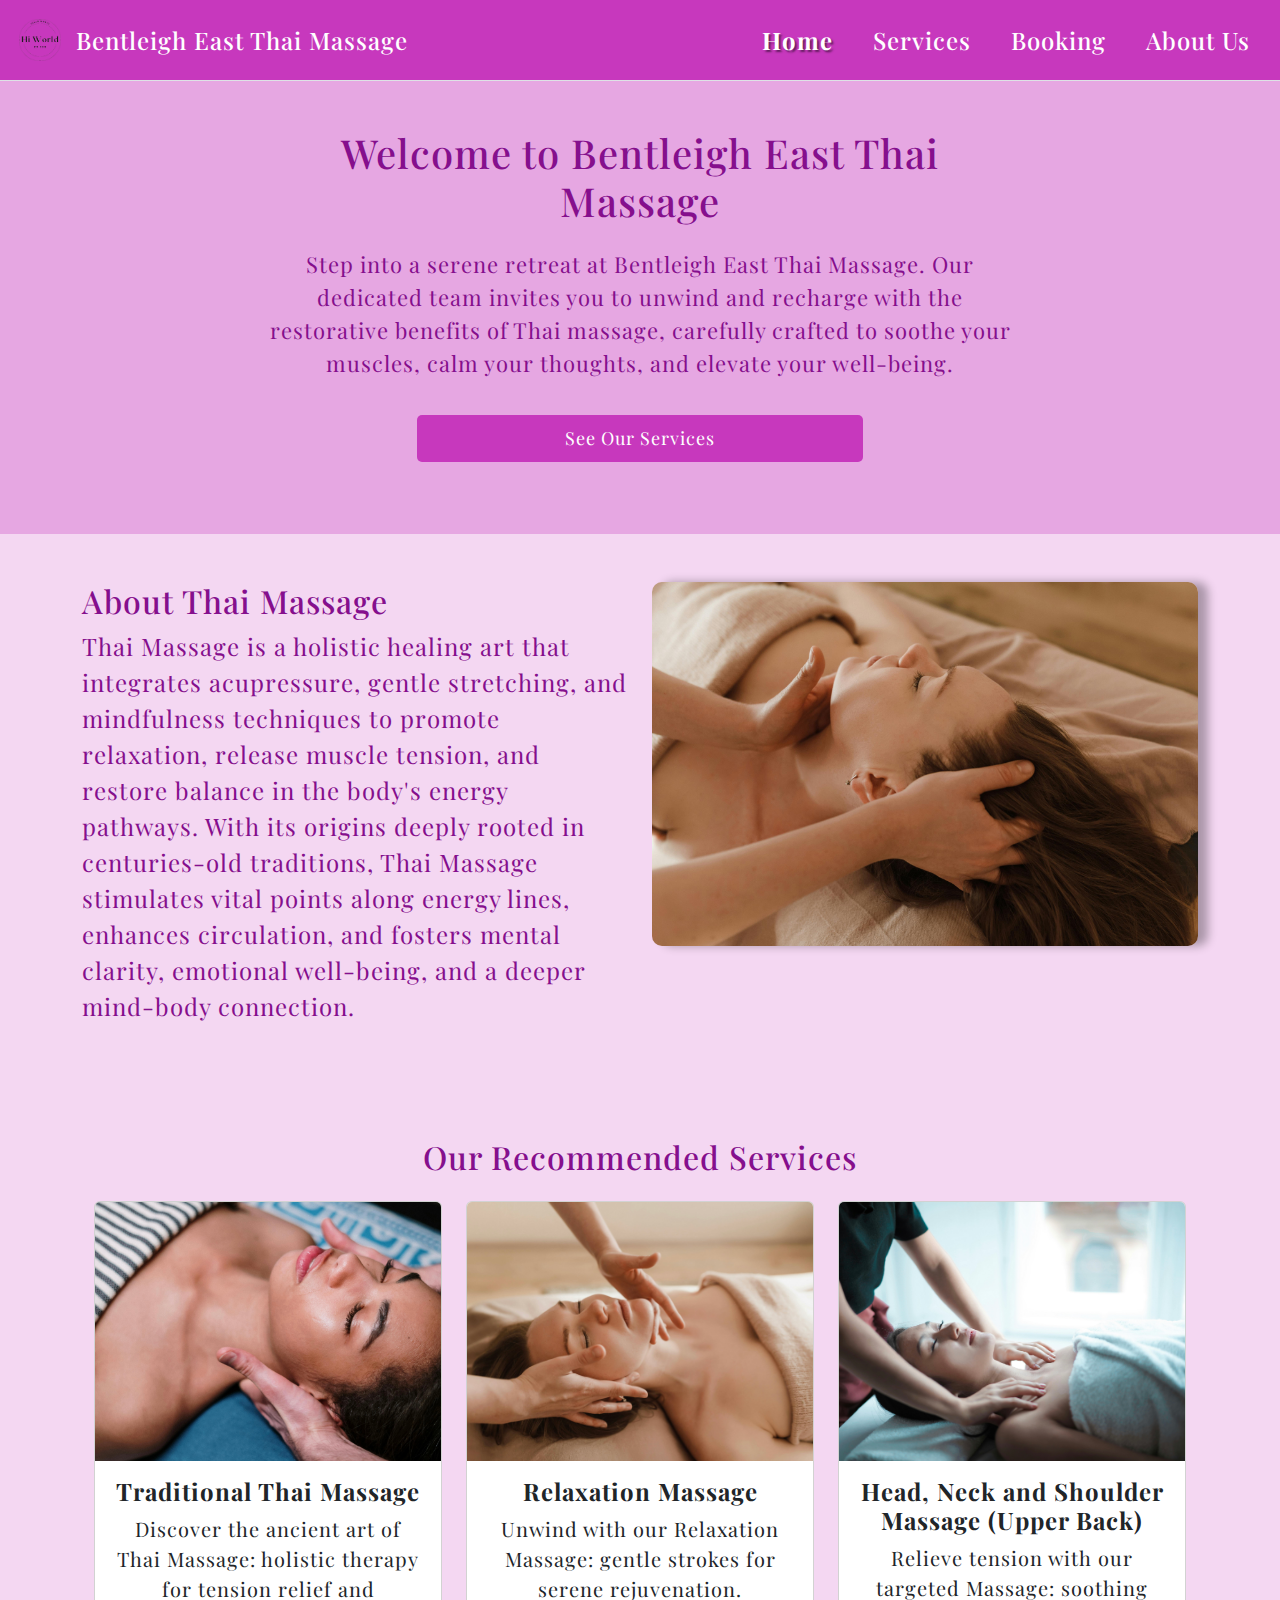
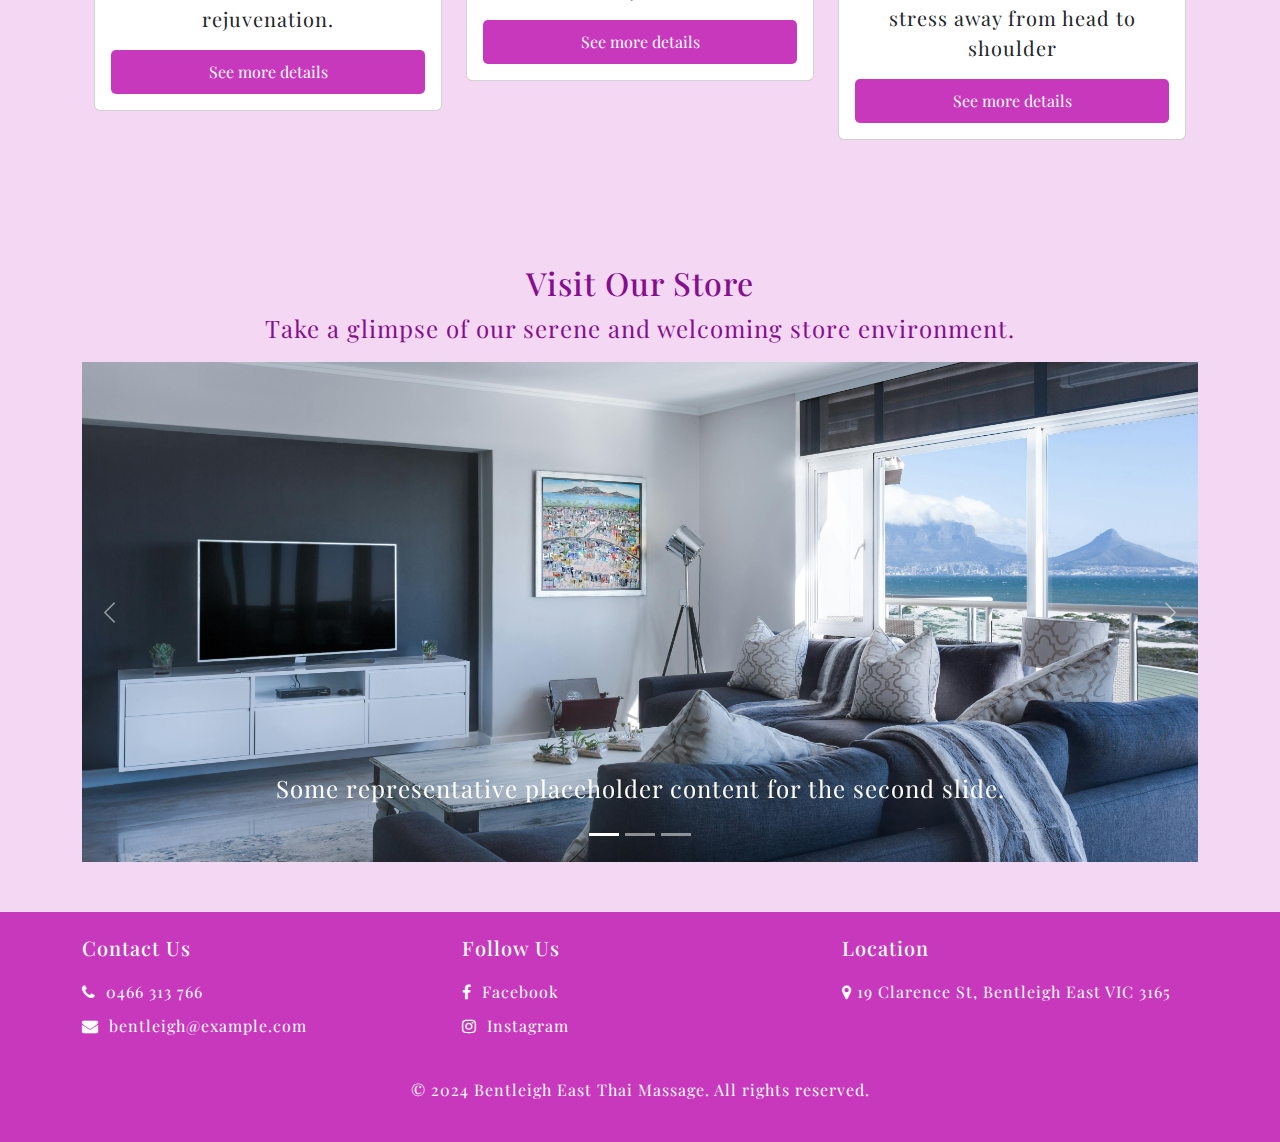
<file: index.html>
<!DOCTYPE html>
<html lang="en">
<head>
    <meta charset="UTF-8">
    <meta name="viewport" content="width=device-width, initial-scale=1.0">
    <title>Benleigh East Thai Massage</title>
    <link rel="icon" type="image/x-icon" href="/images/example-logo-removebg.png">

    <link href="https://cdn.jsdelivr.net/npm/bootstrap@5.3.3/dist/css/bootstrap.min.css" rel="stylesheet" integrity="sha384-QWTKZyjpPEjISv5WaRU9OFeRpok6YctnYmDr5pNlyT2bRjXh0JMhjY6hW+ALEwIH" crossorigin="anonymous">
    <script src="https://cdn.jsdelivr.net/npm/bootstrap@5.3.3/dist/js/bootstrap.bundle.min.js" integrity="sha384-YvpcrYf0tY3lHB60NNkmXc5s9fDVZLESaAA55NDzOxhy9GkcIdslK1eN7N6jIeHz" crossorigin="anonymous"></script>

    <script src="https://code.jquery.com/jquery-3.5.1.slim.min.js"></script>
    <script src="https://stackpath.bootstrapcdn.com/bootstrap/4.5.2/js/bootstrap.min.js"></script>

    <!-- google font -->
    <link rel="preconnect" href="https://fonts.googleapis.com">
    <link rel="preconnect" href="https://fonts.gstatic.com" crossorigin>
    <link href="https://fonts.googleapis.com/css2?family=Playfair+Display:ital,wght@0,400..900;1,400..900&display=swap" rel="stylesheet">

    <link rel="stylesheet" href="styles.css">
    <link rel="stylesheet" href="index.css">
    <!-- icon library -->
    <link rel="stylesheet" href="https://cdnjs.cloudflare.com/ajax/libs/font-awesome/4.7.0/css/font-awesome.min.css">
</head>

<body>

    <!-- Navigation Bar -->
    <nav class="navbar navbar-expand-lg border-bottom">
        <a class="navbar-brand" href="index.html" style="padding: 5px 10px;">
          <img src="images/example-logo-removebg.png" alt="Logo">
          <span id="store-name">Bentleigh East Thai Massage</span>   
        </a>
        <button class="navbar-toggler" type="button" data-toggle="collapse" data-target="#navbarNav" aria-controls="navbarNav" aria-expanded="false" aria-label="Toggle navigation">
          <span class="navbar-toggler-icon"></span>
        </button>
        <div class="collapse navbar-collapse justify-content-end" id="navbarNav">
            <ul class="navbar-nav">
                <li class="nav-item">
                    <a class="nav-link active" href="index.html">Home</a>
                </li>
                <li class="nav-item">
                    <a class="nav-link" href="services.html">Services</a>
                </li>
                <li class="nav-item">
                    <a class="nav-link" href="booking.html">Booking</a>
                </li>
                <li class="nav-item">
                <a class="nav-link" href="about.html">About Us</a>
                </li>
            </ul>
        </div>
    </nav>

    <!-- Welcome Header -->
    <header id="welcome" class="text-center py-5 mb-4">
        <div class="container">
            <h1 class="font-weight-light">Welcome to Bentleigh East Thai Massage</h1>
            <p class="lead">Step into a serene retreat at Bentleigh East Thai Massage. Our dedicated team invites you to unwind and recharge with the restorative benefits of Thai massage, carefully crafted to soothe your muscles, calm your thoughts, and elevate your well-being.</p>
            <a href="services.html" class="btn btn-book-now mb-4">See Our Services</a>
        </div>
    </header>

    <main class="container">
        
        <!-- About Thai Massage Section -->
        <section id="about" class="mt-5">
            <div class="row">
                <div class="col-lg-6">
                    <h2>About Thai Massage</h2>
                    <p>Thai Massage is a holistic healing art that integrates acupressure, gentle stretching, and mindfulness techniques to promote relaxation, release muscle tension, and restore balance in the body's energy pathways. With its origins deeply rooted in centuries-old traditions, Thai Massage stimulates vital points along energy lines, enhances circulation, and fosters mental clarity, emotional well-being, and a deeper mind-body connection.</p>
                </div>
                <div class="col-lg-6">
                    <img src="images/about-thai.jpg" alt="Thai Massage Image" class="img-fluid">
                </div>
            </div>
        </section>

         <!-- Recommended Services Section -->
        <section class="services-section text-center mt-5">
            <div class="container">
                <div class="row">
                    <h2 class="mb-4">Our Recommended Services</h2>

                    <!-- Service 1 -->
                    <div class="col-lg-4 col-md-6 service-card mb-4">
                        <div class="card">
                            <img src="images/thai-massage.jpg" class="card-img-top service-img" alt="Traditional Thai Massage">
                            <div class="card-body">
                                <h4 class="card-title">Traditional Thai Massage</h4>
                                <p class="card-text">Discover the ancient art of Thai Massage: holistic therapy for tension relief and rejuvenation.</p>

                                <!-- Button trigger modal -->
                                <button type="button" class="btn modal-button" data-bs-toggle="modal" data-bs-target="#service1Modal">
                                    See more details
                                </button>

                                <!-- Modal -->
                                <div class="modal fade" id="service1Modal" tabindex="-1" aria-labelledby="service1ModalLabel" aria-hidden="true">
                                    <div class="modal-dialog">
                                    <div class="modal-content">
                                        <div class="modal-header">
                                        <h1 class="modal-title fs-5" id="service1ModalLabel">Traditional Thai Massage</h1>
                                        <button type="button" class="btn-close" data-bs-dismiss="modal" aria-label="Close"></button>
                                        </div>
                                        <div class="modal-body">
                                            <img src="images/thai-massage.jpg" class="card-img service-img mb-4" alt="Traditional Thai Massage">
                                            <p>
                                                Traditional Thai Massage is a holistic healing therapy that combines acupressure, stretching, and yoga-like movements to release tension, improve flexibility, and restore balance to the body's energy pathways. It is performed fully clothed on a mat on the floor, providing a unique and rejuvenating experience.
                                            </p>
                                            <table class="table card-text">
                                                <thead>
                                                    <tr>
                                                        <th>Duration</th>
                                                        <th>Price</th>
                                                    </tr>
                                                </thead>
                                                <tbody>
                                                    <tr>
                                                        <td>30 mins</td>
                                                        <td>$35</td>
                                                    </tr>
                                                    <tr>
                                                        <td>60 mins</td>
                                                        <td>$70</td>
                                                    </tr>
                                                    <tr>
                                                        <td>90 mins</td>
                                                        <td>$105</td>
                                                    </tr>
                                                    <tr>
                                                        <td>120 mins</td>
                                                        <td>$140</td>
                                                    </tr>
                                                </tbody>
                                            </table>
                                        </div>
                                        <div class="modal-footer">
                                            <a href="booking.html" type="button" class="btn">Book now</a>
                                        </div>
                                    </div>
                                    </div>
                                </div>


                            </div>
                        </div>
                    </div>

                    <!-- Service 2 -->
                    <div class="col-lg-4 col-md-6 service-card mb-4">
                        <div class="card">
                            <img src="images/relaxation-massage.jpg" class="card-img-top service-img" alt="Relaxation Massage">
                            <div class="card-body">
                                <h4 class="card-title">Relaxation Massage</h4>
                                <p class="card-text">Unwind with our Relaxation Massage: gentle strokes for serene rejuvenation.</p>

                                <!-- Button trigger modal -->
                                <button type="button" class="btn modal-button" data-bs-toggle="modal" data-bs-target="#service2Modal">
                                    See more details
                                </button>

                                <!-- Modal -->
                                <div class="modal fade" id="service2Modal" tabindex="-1" aria-labelledby="service2ModalLabel" aria-hidden="true">
                                    <div class="modal-dialog">
                                    <div class="modal-content">
                                        <div class="modal-header">
                                        <h1 class="modal-title fs-5" id="service2ModalLabel">A Relaxation Massage</h1>
                                        <button type="button" class="btn-close" data-bs-dismiss="modal" aria-label="Close"></button>
                                        </div>
                                        <div class="modal-body">
                                            <img src="images/relaxation-massage.jpg" class="card-img service-img mb-4" alt="Traditional Thai Massage">
                                            <p>
                                                A Relaxation Massage is designed to promote deep relaxation and alleviate stress. Using gentle, flowing strokes and kneading techniques, this massage soothes the body and calms the mind, leaving you feeling refreshed and rejuvenated.
                                            </p>
                                            <table class="table card-text">
                                                <thead>
                                                    <tr>
                                                        <th>Duration</th>
                                                        <th>Price</th>
                                                    </tr>
                                                </thead>
                                                <tbody>
                                                    <tr>
                                                        <td>30 mins</td>
                                                        <td>$35</td>
                                                    </tr>
                                                    <tr>
                                                        <td>60 mins</td>
                                                        <td>$70</td>
                                                    </tr>
                                                    <tr>
                                                        <td>90 mins</td>
                                                        <td>$105</td>
                                                    </tr>
                                                    <tr>
                                                        <td>120 mins</td>
                                                        <td>$140</td>
                                                    </tr>
                                                </tbody>
                                            </table>
                                        </div>
                                        <div class="modal-footer">
                                            <a href="booking.html" type="button" class="btn">Book now</a>
                                        </div>
                                    </div>
                                    </div>
                                </div>
                            </div>
                        </div>
                    </div>

                    <!-- Service 3 -->
                    <div class="col-lg-4 col-md-6 service-card mb-4">
                        <div class="card">
                            <img src="images/back-massage.jpg" class="card-img-top service-img" alt="Foot Massage">
                            <div class="card-body">
                                <h4 class="card-title">Head, Neck and Shoulder Massage (Upper Back)</h4>
                                <p class="card-text">Relieve tension with our targeted Massage: soothing stress away from head to shoulder</p>

                                <!-- Button trigger modal -->
                                <button type="button" class="btn modal-button" data-bs-toggle="modal" data-bs-target="#service3Modal">
                                    See more details
                                </button>

                                <!-- Modal -->
                                <div class="modal fade" id="service3Modal" tabindex="-1" aria-labelledby="service3ModalLabel" aria-hidden="true">
                                    <div class="modal-dialog">
                                        <div class="modal-content">
                                            <div class="modal-header">
                                            <h1 class="modal-title fs-5" id="service3ModalLabel">Head, Neck and Shoulder Massage</h1>
                                            <button type="button" class="btn-close" data-bs-dismiss="modal" aria-label="Close"></button>
                                            </div>
                                            <div class="modal-body">
                                                <img src="images/back-massage.jpg" class="card-img service-img mb-4" alt="Traditional Thai Massage">
                                                <p>
                                                    This massage targets areas prone to tension and stress, such as the head, neck, shoulders, and upper back. By using specialized techniques, including kneading and pressure point manipulation, it alleviates headaches, neck stiffness, and shoulder tension, promoting relaxation and restoring comfort.
                                                </p>
                                                <table class="table card-text">
                                                    <thead>
                                                        <tr>
                                                            <th>Duration</th>
                                                            <th>Price</th>
                                                        </tr>
                                                    </thead>
                                                    <tbody>
                                                        <tr>
                                                            <td>30 mins</td>
                                                            <td>$35</td>
                                                        </tr>
                                                        <tr>
                                                            <td>60 mins</td>
                                                            <td>$70</td>
                                                        </tr>
                                                        <tr>
                                                            <td>90 mins</td>
                                                            <td>$105</td>
                                                        </tr>
                                                        <tr>
                                                            <td>120 mins</td>
                                                            <td>$140</td>
                                                        </tr>
                                                    </tbody>
                                                </table>
                                            </div>
                                            <div class="modal-footer">
                                                <a href="booking.html" type="button" class="btn">Book now</a>
                                            </div>
                                        </div>
                                    </div>
                                </div>
                            </div>
                        </div>
                    </div>

                </div>
            </div>
        </section>

        <!-- Picture of the Store Section -->
        <section id="store-carousel" class="store-section">
            <div class="row">
                <div class="col-lg-12">
                    <h2>Visit Our Store</h2>
                    <p>Take a glimpse of our serene and welcoming store environment.</p>
                    <div id="storeCarousel" class="carousel slide carousel-fade" data-ride="carousel">

                        <div class="carousel-indicators">
                            <button type="button" data-bs-target="#carouselExampleIndicators" data-bs-slide-to="0" class="active" aria-current="true" aria-label="Slide 1"></button>
                            <button type="button" data-bs-target="#carouselExampleIndicators" data-bs-slide-to="1" aria-label="Slide 2"></button>
                            <button type="button" data-bs-target="#carouselExampleIndicators" data-bs-slide-to="2" aria-label="Slide 3"></button>
                          </div>

                        <div class="carousel-inner">

                            <div class="carousel-item active">
                                <img src="images/example-shop.jpg" class="d-block w-100" alt="Store Picture 1">
                                <div class="carousel-caption d-none d-md-block">
                                    <p>Some representative placeholder content for the second slide.</p>
                                </div>
                            </div>

                            <div class="carousel-item">
                                <img src="images/example-shop-2.jpg" class="d-block w-100" alt="Store Picture 2">
                                <div class="carousel-caption d-none d-md-block">
                                    <p>Some representative placeholder content for the second slide.</p>
                                </div>
                            </div>

                            <div class="carousel-item">
                                <img src="images/example-shop-3.jpg" class="d-block w-100" alt="Store Picture 3">
                                <div class="carousel-caption d-none d-md-block">
                                    <p>Some representative placeholder content for the second slide.</p>
                                </div>
                            </div>
                        </div>
                        <a class="carousel-control-prev" href="#storeCarousel" role="button" data-slide="prev">
                            <span class="carousel-control-prev-icon" aria-hidden="true"></span>
                            <span class="sr-only">Previous</span>
                        </a>
                        <a class="carousel-control-next" href="#storeCarousel" role="button" data-slide="next">
                            <span class="carousel-control-next-icon" aria-hidden="true"></span>
                            <span class="sr-only">Next</span>
                        </a>
                    </div>
                </div>
            </div>
        </section>

    </main>


    <!-- Footer -->
    <footer class="pt-4 pb-4 footer-section">
        <div class="container">
            <div class="row">
                <!-- Contact Info -->
                <div class="col-md-4 mb-4">
                    <h4>Contact Us</h4>
                    <ul class="list-unstyled">
                        <li><i class="fa fa-phone"></i>0466 313 766</li>
                        <li><i class="fa fa-envelope"></i>bentleigh@example.com</li>
                    </ul>
                </div>   

                <!-- Social Media Links -->
                <div class="col-md-4 mb-4">
                    <h4>Follow Us</h4>
                    <ul class="list-unstyled">
                        <li><a href="https://www.facebook.com/" class="text-white"><i class="fa fa-facebook"></i>Facebook</a></li>
                        <li><a href="https://www.instagram.com/" class="text-white"><i class="fa fa-instagram"></i>Instagram</a></li>
                    </ul>
                </div>

                <!-- Location -->
                <div class="col-md-4 mb-4">
                    <h4>Location</h4>
                    <p><i class="fa fa-map-marker"></i> 19 Clarence St, Bentleigh East VIC 3165</p>  
                </div>

               
            </div>
            <div class="row">
                <div class="col-12 text-center">
                    <p>&copy; 2024 Bentleigh East Thai Massage. All rights reserved.</p>
                </div>
            </div>
        </div>
    </footer>
</body>
</html>
</file>
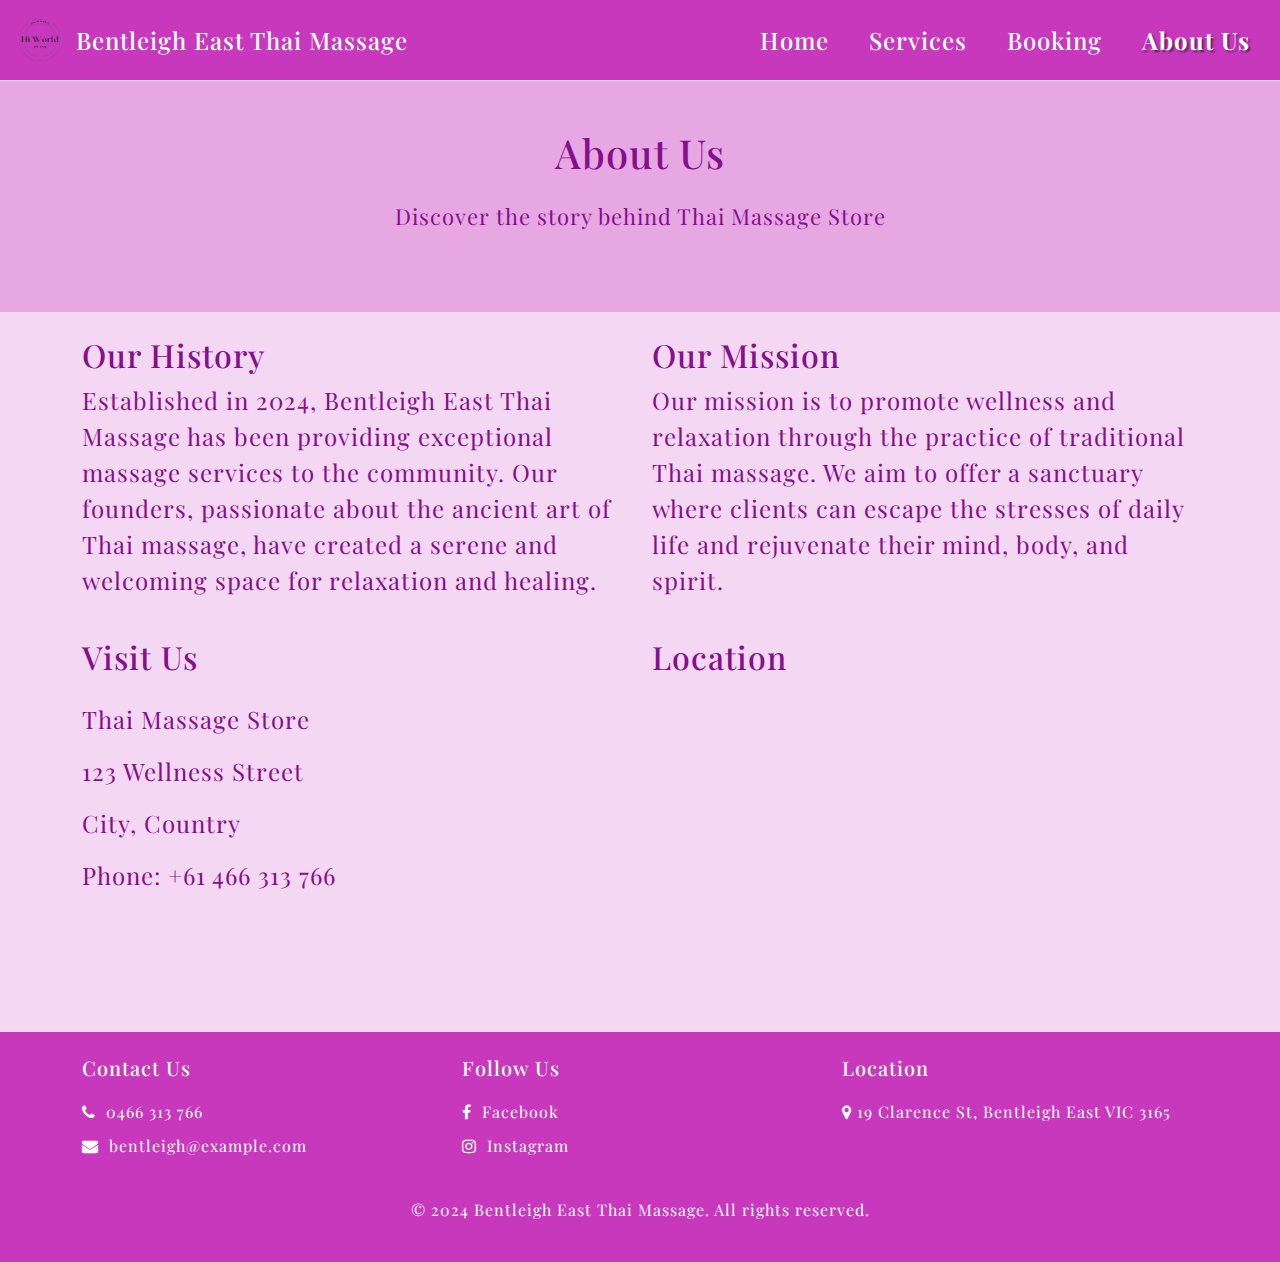
<file: about.html>
<!DOCTYPE html>
<html lang="en">
<head>
    <meta charset="UTF-8">
    <meta name="viewport" content="width=device-width, initial-scale=1.0">
    <title>About Us</title>
    <link rel="icon" type="image/x-icon" href="/images/example-logo-removebg.png">

    <link href="https://cdn.jsdelivr.net/npm/bootstrap@5.3.3/dist/css/bootstrap.min.css" rel="stylesheet" integrity="sha384-QWTKZyjpPEjISv5WaRU9OFeRpok6YctnYmDr5pNlyT2bRjXh0JMhjY6hW+ALEwIH" crossorigin="anonymous">
    <script src="https://cdn.jsdelivr.net/npm/bootstrap@5.3.3/dist/js/bootstrap.bundle.min.js" integrity="sha384-YvpcrYf0tY3lHB60NNkmXc5s9fDVZLESaAA55NDzOxhy9GkcIdslK1eN7N6jIeHz" crossorigin="anonymous"></script>

    <script src="https://code.jquery.com/jquery-3.5.1.slim.min.js"></script>
    <script src="https://stackpath.bootstrapcdn.com/bootstrap/4.5.2/js/bootstrap.min.js"></script>

    <!-- google font -->
    <link rel="preconnect" href="https://fonts.googleapis.com">
    <link rel="preconnect" href="https://fonts.gstatic.com" crossorigin>
    <link href="https://fonts.googleapis.com/css2?family=Playfair+Display:ital,wght@0,400..900;1,400..900&display=swap" rel="stylesheet">

    <link rel="stylesheet" href="styles.css">
    <link rel="stylesheet" href="about.css">
    <!-- icon library -->
    <link rel="stylesheet" href="https://cdnjs.cloudflare.com/ajax/libs/font-awesome/4.7.0/css/font-awesome.min.css">
</head>

<body>

    <!-- Navigation Bar -->
    <nav class="navbar navbar-expand-lg border-bottom">
        <a class="navbar-brand" href="index.html" style="padding: 5px 10px;">
          <img src="images/example-logo-removebg.png" alt="Logo">
          <span id="store-name">Bentleigh East Thai Massage</span>   
        </a>
        <button class="navbar-toggler" type="button" data-toggle="collapse" data-target="#navbarNav" aria-controls="navbarNav" aria-expanded="false" aria-label="Toggle navigation">
          <span class="navbar-toggler-icon"></span>
        </button>
        <div class="collapse navbar-collapse justify-content-end" id="navbarNav">
            <ul class="navbar-nav">
                <li class="nav-item">
                    <a class="nav-link" href="index.html">Home</a>
                </li>
                <li class="nav-item">
                    <a class="nav-link" href="services.html">Services</a>
                </li>
                <li class="nav-item">
                    <a class="nav-link" href="booking.html">Booking</a>
                </li>
                <li class="nav-item">
                <a class="nav-link active" href="about.html">About Us</a>
                </li>
            </ul>
        </div>
    </nav>

    <!-- Header -->
    <header class="header-section text-center py-5 mb-4">
        <div class="container">
            <h1 class="font-weight-light">About Us</h1>
            <p class="lead">Discover the story behind Thai Massage Store</p>
        </div>
    </header>
    
    <!-- About Us Section -->
    <div class="container about-section">
        <div class="row">
        <div class="col-lg-6 mb-4">
            <h2>Our History</h2>
            <p>Established in 2024, Bentleigh East Thai Massage has been providing exceptional massage services to the community. Our founders, passionate about the ancient art of Thai massage, have created a serene and welcoming space for relaxation and healing.</p>
        </div>
        <div class="col-lg-6 mb-4">
            <h2>Our Mission</h2>
            <p>Our mission is to promote wellness and relaxation through the practice of traditional Thai massage. We aim to offer a sanctuary where clients can escape the stresses of daily life and rejuvenate their mind, body, and spirit.</p>
        </div>
        </div>
    </div>

    <!-- Location Section -->
    <div class="container location-section mb-4">
        <div class="row">
            <div class="col-lg-6 mb-4">
                <h2 class="mb-4">Visit Us</h2>
                <p>Thai Massage Store</p>
                <p>123 Wellness Street</p>
                <p>City, Country</p>
                <p>Phone: +61 466 313 766</p>
            </div>
            <div class="col-lg-6">
                <h2 class="mb-4">Location</h2>
                <div class="map-container">
                    <iframe src="https://www.google.com/maps/embed?pb=!1m18!1m12!1m3!1d3147.1086227210003!2d145.05649797653854!3d-37.92789277194724!2m3!1f0!2f0!3f0!3m2!1i1024!2i768!4f13.1!3m3!1m2!1s0x6ad66b015e249729%3A0x18f018159acc5a16!2sErawan%20Thai%20Massage!5e0!3m2!1sth!2sau!4v1717551148371!5m2!1sth!2sau" width="600" height="450" style="border:0;" allowfullscreen="" loading="lazy" referrerpolicy="no-referrer-when-downgrade"></iframe>
                </div>
            </div>
        </div>
    </div>



    <!-- Footer -->
    <footer class="pt-4 pb-4 footer-section">
        <div class="container">
            <div class="row">
                <!-- Contact Info -->
                <div class="col-md-4 mb-4">
                    <h4>Contact Us</h4>
                    <ul class="list-unstyled">
                        <li><i class="fa fa-phone"></i>0466 313 766</li>
                        <li><i class="fa fa-envelope"></i>bentleigh@example.com</li>
                    </ul>
                </div>

                <!-- Social Media Links -->
                <div class="col-md-4 mb-4">
                    <h4>Follow Us</h4>
                    <ul class="list-unstyled">
                        <li><a href="https://www.facebook.com/" class="text-white"><i class="fa fa-facebook"></i>Facebook</a></li>
                        <li><a href="https://www.instagram.com/" class="text-white"><i class="fa fa-instagram"></i>Instagram</a></li>
                    </ul>
                </div>

                <!-- Location -->
                <div class="col-md-4 mb-4">
                    <h4>Location</h4>
                    <p><i class="fa fa-map-marker"></i> 19 Clarence St, Bentleigh East VIC 3165</p>  
                </div>

               
            </div>
            <div class="row">
                <div class="col-12 text-center">
                    <p>&copy; 2024 Bentleigh East Thai Massage. All rights reserved.</p>
                </div>
            </div>
        </div>
    </footer>
</body>
</html>
</file>
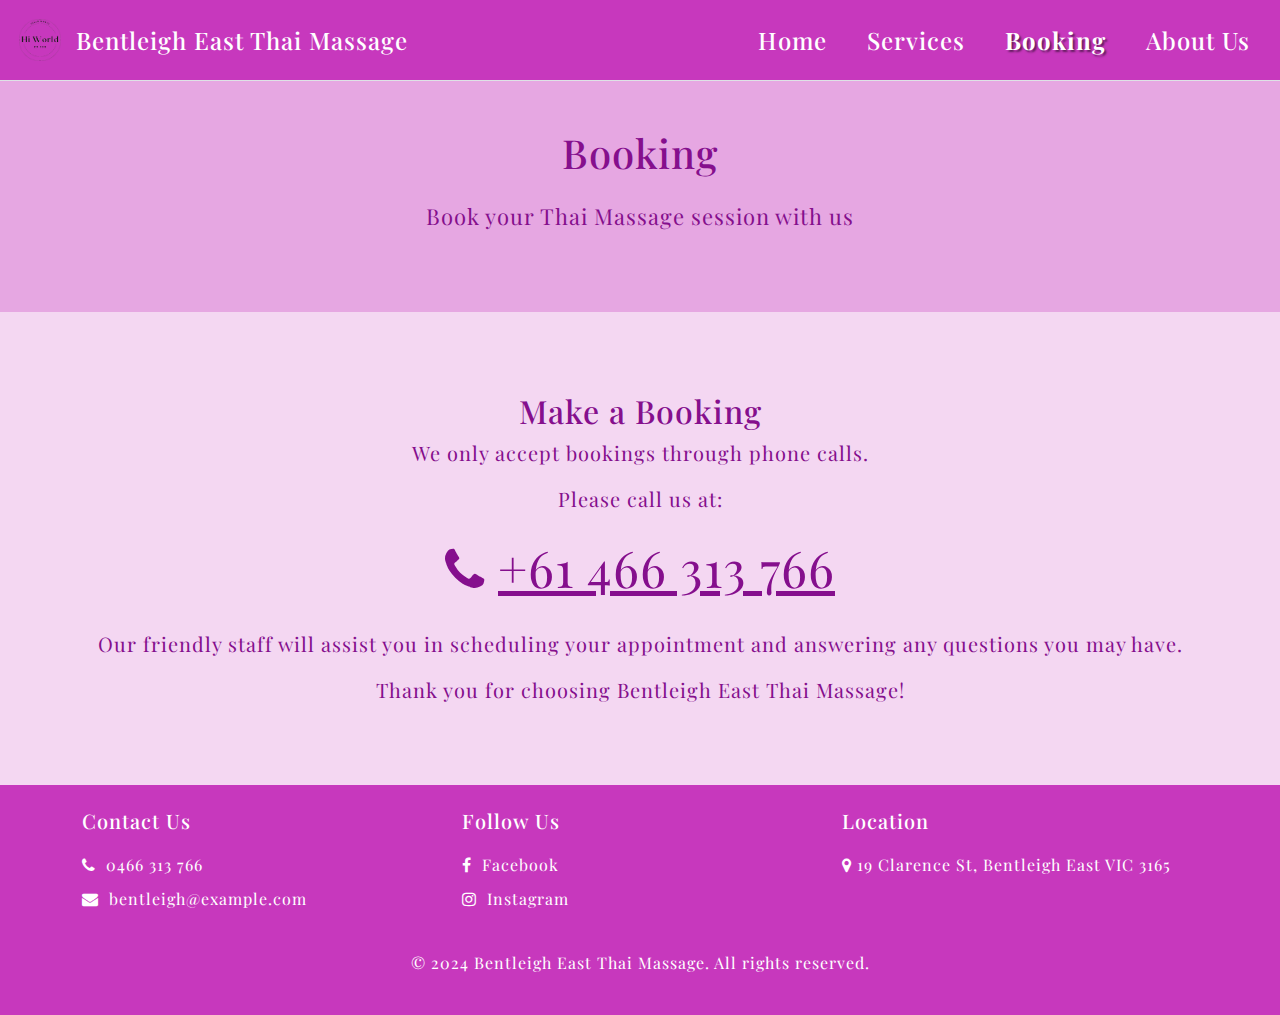
<file: booking.html>
<!DOCTYPE html>
<html lang="en">
<head>
    <meta charset="UTF-8">
    <meta name="viewport" content="width=device-width, initial-scale=1.0">
    <title>Booking</title>
    <link rel="icon" type="image/x-icon" href="/images/example-logo-removebg.png">

    <link href="https://cdn.jsdelivr.net/npm/bootstrap@5.3.3/dist/css/bootstrap.min.css" rel="stylesheet" integrity="sha384-QWTKZyjpPEjISv5WaRU9OFeRpok6YctnYmDr5pNlyT2bRjXh0JMhjY6hW+ALEwIH" crossorigin="anonymous">
    <script src="https://cdn.jsdelivr.net/npm/bootstrap@5.3.3/dist/js/bootstrap.bundle.min.js" integrity="sha384-YvpcrYf0tY3lHB60NNkmXc5s9fDVZLESaAA55NDzOxhy9GkcIdslK1eN7N6jIeHz" crossorigin="anonymous"></script>

    <script src="https://code.jquery.com/jquery-3.5.1.slim.min.js"></script>
    <script src="https://stackpath.bootstrapcdn.com/bootstrap/4.5.2/js/bootstrap.min.js"></script>

    <!-- google font -->
    <link rel="preconnect" href="https://fonts.googleapis.com">
    <link rel="preconnect" href="https://fonts.gstatic.com" crossorigin>
    <link href="https://fonts.googleapis.com/css2?family=Playfair+Display:ital,wght@0,400..900;1,400..900&display=swap" rel="stylesheet">

    <link rel="stylesheet" href="styles.css">
    <link rel="stylesheet" href="booking.css">
    <!-- icon library -->
    <link rel="stylesheet" href="https://cdnjs.cloudflare.com/ajax/libs/font-awesome/4.7.0/css/font-awesome.min.css">
</head>

<body>

    <!-- Navigation Bar -->
    <nav class="navbar navbar-expand-lg border-bottom">
        <a class="navbar-brand" href="index.html" style="padding: 5px 10px;">
          <img src="images/example-logo-removebg.png" alt="Logo">
          <span id="store-name">Bentleigh East Thai Massage</span>   
        </a>
        <button class="navbar-toggler" type="button" data-toggle="collapse" data-target="#navbarNav" aria-controls="navbarNav" aria-expanded="false" aria-label="Toggle navigation">
          <span class="navbar-toggler-icon"></span>
        </button>
        <div class="collapse navbar-collapse justify-content-end" id="navbarNav">
            <ul class="navbar-nav">
                <li class="nav-item">
                    <a class="nav-link" href="index.html">Home</a>
                </li>
                <li class="nav-item">
                    <a class="nav-link" href="services.html">Services</a>
                </li>
                <li class="nav-item">
                    <a class="nav-link active" href="booking.html">Booking</a>
                </li>
                <li class="nav-item">
                <a class="nav-link" href="about.html">About Us</a>
                </li>
            </ul>
        </div>
    </nav>


    <!-- Header -->
    <header class="text-center py-5 mb-4">
      <div class="container">
        <h1 class="font-weight-light">Booking</h1>
        <p class="lead">Book your Thai Massage session with us</p>
      </div>
    </header>

    <!-- Booking Information Section -->
    <main class="container booking-info text-center">
      <h2>Make a Booking</h2>
      <p class="lead">We only accept bookings through phone calls.</p>
      <p class="lead">Please call us at:</p>
      <p class="phone-icon"><i class="fa fa-phone"></i> <a href="tel:+61466313766">+61 466 313 766</a></p> 
      <p class="mt-4">Our friendly staff will assist you in scheduling your appointment and answering any questions you may have.</p>
      <p>Thank you for choosing Bentleigh East Thai Massage!</p>
    </main>


    <!-- Footer -->
    <footer class="pt-4 pb-4 footer-section">
        <div class="container">
            <div class="row">
                <!-- Contact Info -->
                <div class="col-md-4 mb-4">
                    <h4>Contact Us</h4>
                    <ul class="list-unstyled">
                        <li><i class="fa fa-phone"></i>0466 313 766</li>
                        <li><i class="fa fa-envelope"></i>bentleigh@example.com</li>
                    </ul>
                </div>

                <!-- Social Media Links -->
                <div class="col-md-4 mb-4">
                    <h4>Follow Us</h4>
                    <ul class="list-unstyled">
                        <li><a href="https://www.facebook.com/" class="text-white"><i class="fa fa-facebook"></i>Facebook</a></li>
                        <li><a href="https://www.instagram.com/" class="text-white"><i class="fa fa-instagram"></i>Instagram</a></li>
                    </ul>
                </div>

                <!-- Location map -->
                <div class="col-md-4 mb-4">
                    <h4>Location</h4>
                    <p><i class="fa fa-map-marker"></i> 19 Clarence St, Bentleigh East VIC 3165</p>  
                </div>

               
            </div>
            <div class="row">
                <div class="col-12 text-center">
                    <p>&copy; 2024 Bentleigh East Thai Massage. All rights reserved.</p>
                </div>
            </div>
        </div>
    </footer>
</body>
</html>
</file>
<file: styles.css>
body {
  font-family: "Playfair Display", serif;
  font-size: 24px;
  font-weight: 400;
  background-color: rgba(199, 56, 189, 0.2); /* #C738BD */
  letter-spacing: 1px;
  color: #850F8D;
}

header {
  background-color: rgba(199, 56, 189, 0.3);
  color: #850F8D;
}

header p{
  font-size: 22px !important;
  padding: 15px 0;
}

.navbar {
  background-color: #C738BD;
  padding: 10px 10px 10px 5px;
  font-weight: 500;
}

.navbar .navbar-nav .nav-link{
  color: white; 
  padding: 5px 20px;
}


.navbar .navbar-nav .nav-link:hover {
  color: #E49BFF;
}

.nav-link.active {
  font-weight: 700; 
  text-shadow: 2px 2px 2px rgba(0, 0, 0, 0.5);
}

.footer-section {
  color: white;
}

#store-name{
  color: white;
}

#store-name:hover {
  color: #E49BFF;
}

.navbar-brand img {
  height: 50px; 
}

.navbar-brand span {
  font-size: 24px;
  vertical-align: middle; 
  padding-left: 5px;
}

.footer-section {
  background-color: #C738BD;
  color: #fff;
  padding: 40px 0;
}

.footer-section h4 {
  font-size: 20px;
  margin-bottom: 20px;
}

.footer-section p {
  font-size: 16px;
}

.footer-section ul li {
  font-size: 16px;
  margin-bottom: 10px;
}

.footer-section ul li a {
  color: #fff;
  text-decoration: none;
  font-size: 16px;
}

.footer-section ul li i {
  padding-right: 10px;
}


.footer-section ul li a:hover {
  text-decoration: underline;
}

.footer-section .social-links .fa {
  margin-right: 10px;
  font-size: 24px;
}
</file>
<file: index.css>
.about-section, .services-section, .store-section{
    padding: 50px 0;
}


#about .col-lg-6 img {
    border-radius: 10px;
    box-shadow: 10px 0px 10px rgba(0, 0, 0, 0.3);
}


#about {
    margin-top: 50px;
}

#welcome div {
    width: 60%;
}


#services {
    margin-top: 50px;
}


.btn {
    background-color: #C738BD;
    color: #fff;
    border: none;
    border-radius: 5px;
    padding: 10px 20px;
    display: block;
}

.btn:hover {
    color: #fff;
    background-color: #E49BFF;
}

.btn-book-now {
    font-size: 18px;
    width: 60%;
    padding: 10px;
    margin: 20px auto 0;
}

.btn-book-now:hover {
    background-color: #E49BFF;
}

@media (max-width: 992px) {
    .btn-book-now {
      width: 100%;
    }
    #welcome div {
        width: 100%;
    }
}


#store-carousel {
    position: relative;
    overflow: hidden;
}

#store-carousel .carousel-inner .carousel-item img {
    width: 100%;
    height: 500px; /* Set the fixed height for all images */
    object-fit: cover; /* Ensure the image covers the entire area */
}

#store-carousel .carousel-control-prev,
#store-carousel .carousel-control-next {
    width: 5%;
}

#store-carousel .carousel-control-prev-icon,
#store-carousel .carousel-control-next-icon {
    width: 25px;
    height: 25px;
}

#store-carousel .carousel-control-prev-icon:before,
#store-carousel .carousel-control-next-icon:before {
    font-size: 25px;
    color: black; 
}

#store-carousel h2,
#store-carousel p {
    text-align: center;
}

.modal{
    font-size: 20px;
}

.modal-button{
    width: 100%;
}

.card-title {
    font-weight: 700;
}

.card-text {
    font-size: 20px;
}
</file>
<file: about.css>
.team-member img {
    width: 200px;
    height: 200px;
    object-fit: cover;
    border-radius: 50%;
    border: 5px solid #ffffff;
}
.team-member h5 {
    margin-top: 10px;
    font-size: 20px;
}
.team-member p {
    font-size: 16px;
}

.map-container {
    position: relative;
    overflow: hidden;
    max-width: 100%;
    padding-top: 56.25%;  /* Aspect ratio 16:9 */
}
.map-container iframe {
    position: absolute;
    top: 0;
    left: 0;
    width: 100%;
    height: 100%;
}
</file>
<file: booking.css>
.booking-info {
    margin: 80px auto;
    font-size: 20px;
}
.phone-icon {
    font-size: 50px;
    color: #850F8D;
}

.phone-icon a {
    color: #850F8D;
}
</file>
